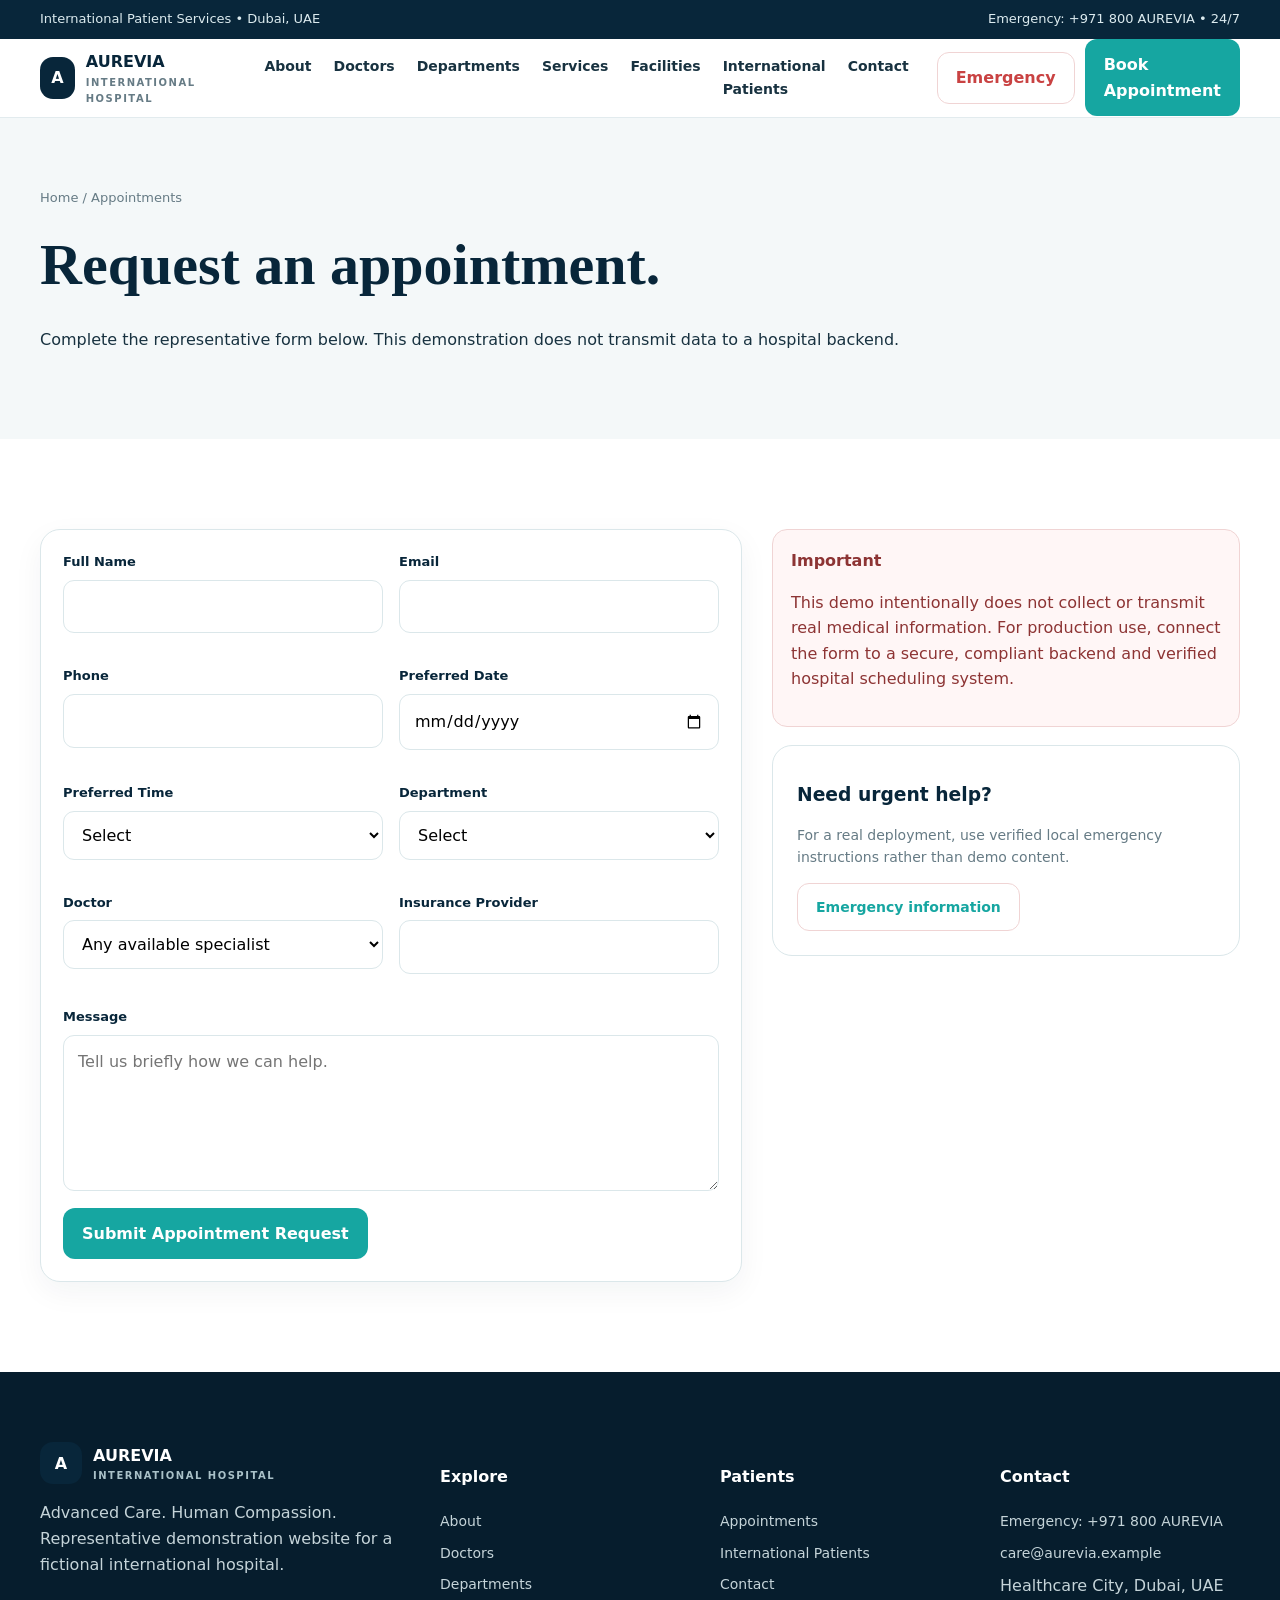
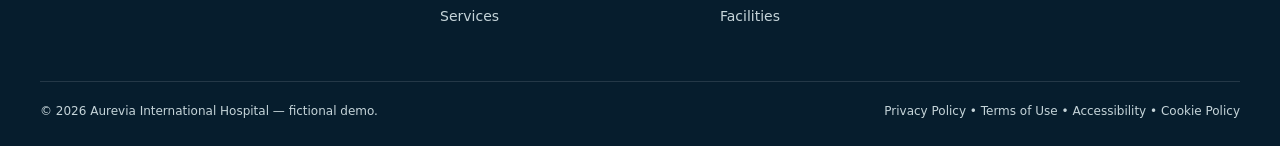
<file: appointment.html>
<!doctype html><html lang="en"><head><meta charset="utf-8"><meta name="viewport" content="width=device-width,initial-scale=1"><meta name="description" content="Aurevia International Hospital — premium patient-centered healthcare in Dubai. Fictional demonstration website."><meta name="robots" content="index,follow"><meta property="og:title" content="Aurevia International Hospital"><meta property="og:description" content="Advanced Care. Human Compassion."><link rel="canonical" href="https://example.com/aurevia/"><title>Book an Appointment | Aurevia International Hospital</title><link rel="stylesheet" href="css/style.css"><link rel="stylesheet" href="css/responsive.css"><link rel="stylesheet" href="css/components.css"></head><body><div class="topbar"><div class="container"><span>International Patient Services • Dubai, UAE</span><span>Emergency: +971 800 AUREVIA • 24/7</span></div></div><header class="header"><div class="container nav"><button class="menu" aria-label="Open navigation">☰</button><a class="brand" href="index.html"><span class="brand-mark">A</span><span>AUREVIA <small>INTERNATIONAL HOSPITAL</small></span></a><nav class="navlinks" aria-label="Main navigation"><a href="about.html">About</a><a href="doctors.html">Doctors</a><a href="departments.html">Departments</a><a href="services.html">Services</a><a href="facilities.html">Facilities</a><a href="international-patients.html">International Patients</a><a href="contact.html">Contact</a></nav><div class="nav-actions"><a class="btn btn-emergency" href="tel:+9718002837482">Emergency</a><a class="btn btn-primary" href="appointment.html">Book Appointment</a></div></div></header>
<main><section class="page-hero"><div class="container"><div class="breadcrumbs">Home / Appointments</div><h1>Request an appointment.</h1><p>Complete the representative form below. This demonstration does not transmit data to a hospital backend.</p></div></section><section class="section"><div class="container booking"><div class="form-card"><form id="appointmentForm"><div class="form-grid"><div class="field"><label for="name">Full Name</label><input id="name" required></div><div class="field"><label for="email">Email</label><input id="email" type="email" required></div><div class="field"><label for="phone">Phone</label><input id="phone" required></div><div class="field"><label for="date">Preferred Date</label><input id="date" type="date" required></div><div class="field"><label>Preferred Time</label><select required><option value="">Select</option><option>09:00</option><option>11:00</option><option>14:00</option><option>16:00</option></select></div><div class="field"><label>Department</label><select required><option value="">Select</option><option>Cardiology</option><option>Neurology</option><option>Orthopedics</option><option>Oncology</option><option>Pediatrics</option></select></div><div class="field"><label>Doctor</label><select><option>Any available specialist</option><option>Dr. Amelia Rahman</option><option>Dr. Omar Al-Khatib</option><option>Dr. Sofia Bennett</option></select></div><div class="field"><label>Insurance Provider</label><input></div><div class="field full"><label>Message</label><textarea rows="5" placeholder="Tell us briefly how we can help."></textarea></div></div><button class="btn btn-primary" type="submit">Submit Appointment Request</button></form><div class="success"><h2>Request prepared successfully.</h2><p>This is a frontend demonstration. No appointment has been sent or booked with a real hospital.</p><a class="btn btn-dark" href="index.html">Return to home</a></div></div><div><div class="notice"><strong>Important</strong><p>This demo intentionally does not collect or transmit real medical information. For production use, connect the form to a secure, compliant backend and verified hospital scheduling system.</p></div><div class="card" style="margin-top:18px"><h3>Need urgent help?</h3><p>For a real deployment, use verified local emergency instructions rather than demo content.</p><a class="btn btn-emergency" href="tel:+9718002837482">Emergency information</a></div></div></div></section></main><footer class="footer"><div class="container"><div class="footer-grid"><div><div class="brand" style="color:#fff"><span class="brand-mark">A</span><span>AUREVIA <small style="color:#a9c1c8">INTERNATIONAL HOSPITAL</small></span></div><p>Advanced Care. Human Compassion.<br>Representative demonstration website for a fictional international hospital.</p></div><div><h4>Explore</h4><a href="about.html">About</a><a href="doctors.html">Doctors</a><a href="departments.html">Departments</a><a href="services.html">Services</a></div><div><h4>Patients</h4><a href="appointment.html">Appointments</a><a href="international-patients.html">International Patients</a><a href="contact.html">Contact</a><a href="facilities.html">Facilities</a></div><div><h4>Contact</h4><a href="tel:+9718002837482">Emergency: +971 800 AUREVIA</a><a href="mailto:care@aurevia.example">care@aurevia.example</a><span>Healthcare City, Dubai, UAE</span></div></div><div class="footer-bottom"><span>© 2026 Aurevia International Hospital — fictional demo.</span><span>Privacy Policy • Terms of Use • Accessibility • Cookie Policy</span></div></div></footer><button class="backtop" aria-label="Back to top">↑</button>
<script defer src="js/main.js"></script><script defer src="js/animations.js"></script><script defer src="js/appointment.js"></script></body></html>
</file>
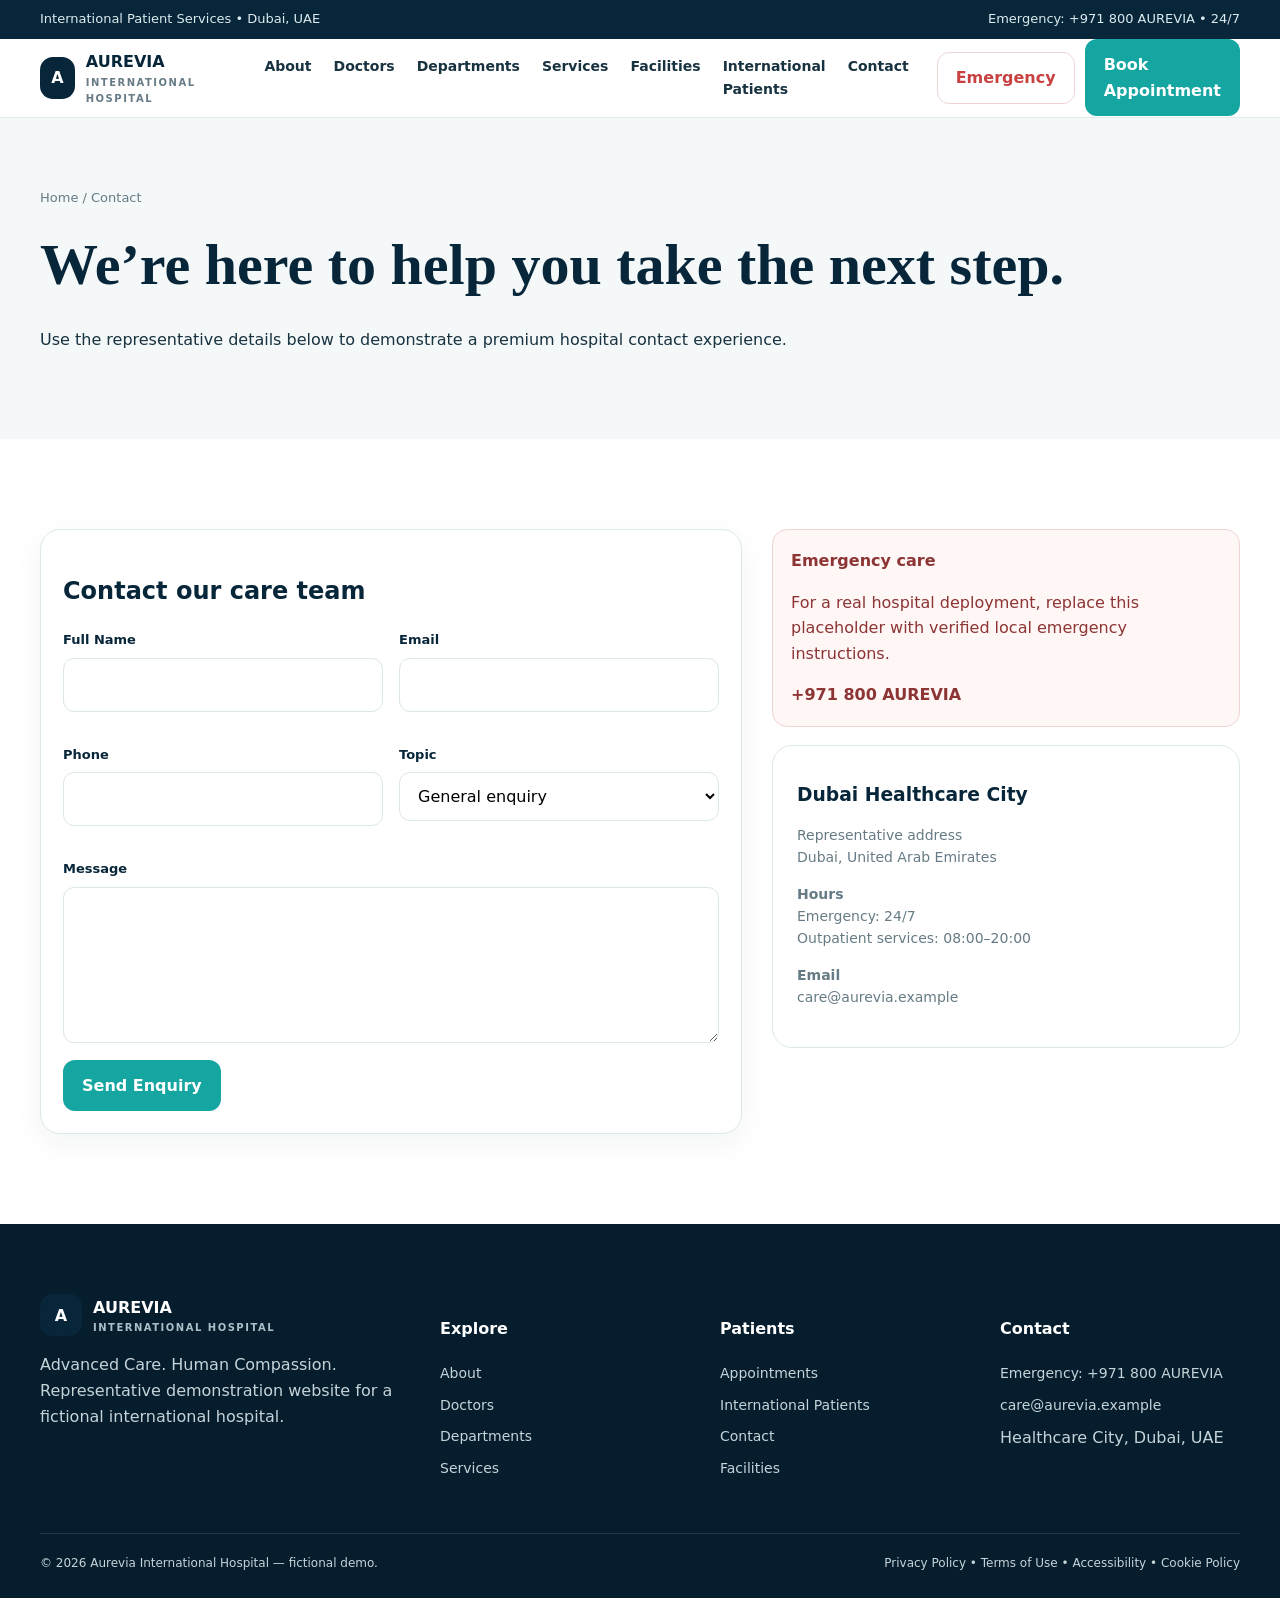
<file: contact.html>
<!doctype html><html lang="en"><head><meta charset="utf-8"><meta name="viewport" content="width=device-width,initial-scale=1"><meta name="description" content="Aurevia International Hospital — premium patient-centered healthcare in Dubai. Fictional demonstration website."><meta name="robots" content="index,follow"><meta property="og:title" content="Aurevia International Hospital"><meta property="og:description" content="Advanced Care. Human Compassion."><link rel="canonical" href="https://example.com/aurevia/"><title>Contact Aurevia | Aurevia International Hospital</title><link rel="stylesheet" href="css/style.css"><link rel="stylesheet" href="css/responsive.css"><link rel="stylesheet" href="css/components.css"></head><body><div class="topbar"><div class="container"><span>International Patient Services • Dubai, UAE</span><span>Emergency: +971 800 AUREVIA • 24/7</span></div></div><header class="header"><div class="container nav"><button class="menu" aria-label="Open navigation">☰</button><a class="brand" href="index.html"><span class="brand-mark">A</span><span>AUREVIA <small>INTERNATIONAL HOSPITAL</small></span></a><nav class="navlinks" aria-label="Main navigation"><a href="about.html">About</a><a href="doctors.html">Doctors</a><a href="departments.html">Departments</a><a href="services.html">Services</a><a href="facilities.html">Facilities</a><a href="international-patients.html">International Patients</a><a href="contact.html">Contact</a></nav><div class="nav-actions"><a class="btn btn-emergency" href="tel:+9718002837482">Emergency</a><a class="btn btn-primary" href="appointment.html">Book Appointment</a></div></div></header>
<main><section class="page-hero"><div class="container"><div class="breadcrumbs">Home / Contact</div><h1>We’re here to help you take the next step.</h1><p>Use the representative details below to demonstrate a premium hospital contact experience.</p></div></section><section class="section"><div class="container booking"><div class="form-card"><h2 style="color:var(--navy)">Contact our care team</h2><form><div class="form-grid"><div class="field"><label>Full Name</label><input required></div><div class="field"><label>Email</label><input type="email" required></div><div class="field"><label>Phone</label><input required></div><div class="field"><label>Topic</label><select><option>General enquiry</option><option>Appointment</option><option>International patients</option><option>Second opinion</option></select></div><div class="field full"><label>Message</label><textarea rows="5" required></textarea></div></div><button class="btn btn-primary" type="submit">Send Enquiry</button></form></div><div><div class="notice"><strong>Emergency care</strong><p>For a real hospital deployment, replace this placeholder with verified local emergency instructions.</p><strong>+971 800 AUREVIA</strong></div><div class="card" style="margin-top:18px"><h3>Dubai Healthcare City</h3><p>Representative address<br>Dubai, United Arab Emirates</p><p><strong>Hours</strong><br>Emergency: 24/7<br>Outpatient services: 08:00–20:00</p><p><strong>Email</strong><br>care@aurevia.example</p></div></div></div></section></main><footer class="footer"><div class="container"><div class="footer-grid"><div><div class="brand" style="color:#fff"><span class="brand-mark">A</span><span>AUREVIA <small style="color:#a9c1c8">INTERNATIONAL HOSPITAL</small></span></div><p>Advanced Care. Human Compassion.<br>Representative demonstration website for a fictional international hospital.</p></div><div><h4>Explore</h4><a href="about.html">About</a><a href="doctors.html">Doctors</a><a href="departments.html">Departments</a><a href="services.html">Services</a></div><div><h4>Patients</h4><a href="appointment.html">Appointments</a><a href="international-patients.html">International Patients</a><a href="contact.html">Contact</a><a href="facilities.html">Facilities</a></div><div><h4>Contact</h4><a href="tel:+9718002837482">Emergency: +971 800 AUREVIA</a><a href="mailto:care@aurevia.example">care@aurevia.example</a><span>Healthcare City, Dubai, UAE</span></div></div><div class="footer-bottom"><span>© 2026 Aurevia International Hospital — fictional demo.</span><span>Privacy Policy • Terms of Use • Accessibility • Cookie Policy</span></div></div></footer><button class="backtop" aria-label="Back to top">↑</button>
<script defer src="js/main.js"></script><script defer src="js/animations.js"></script></body></html>
</file>
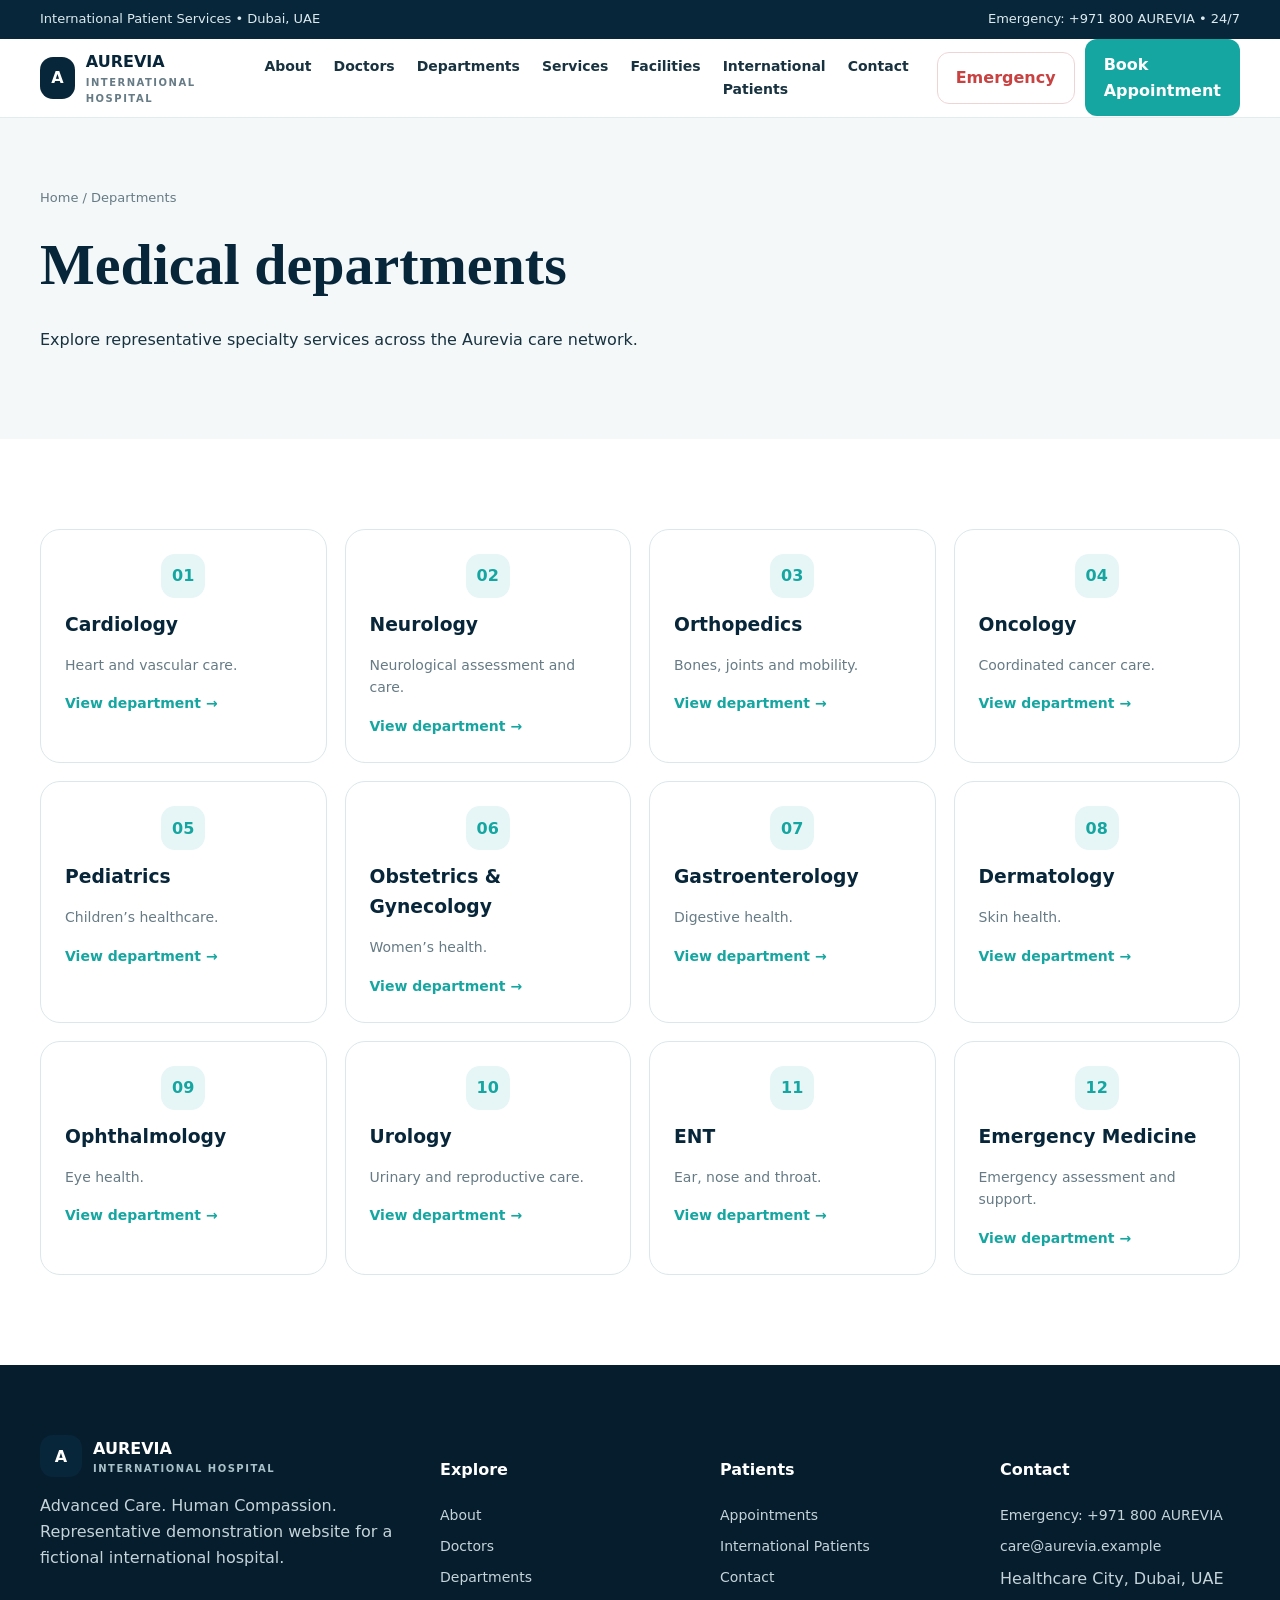
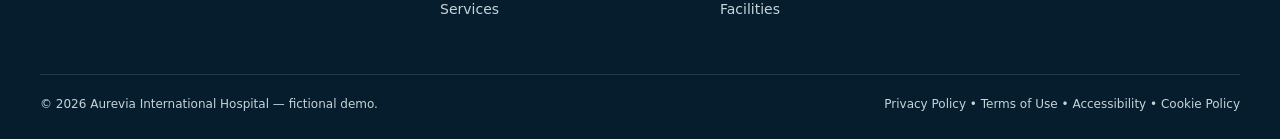
<file: departments.html>
<!doctype html><html lang="en"><head><meta charset="utf-8"><meta name="viewport" content="width=device-width,initial-scale=1"><meta name="description" content="Aurevia International Hospital — premium patient-centered healthcare in Dubai. Fictional demonstration website."><meta name="robots" content="index,follow"><meta property="og:title" content="Aurevia International Hospital"><meta property="og:description" content="Advanced Care. Human Compassion."><link rel="canonical" href="https://example.com/aurevia/"><title>Medical Departments | Aurevia International Hospital</title><link rel="stylesheet" href="css/style.css"><link rel="stylesheet" href="css/responsive.css"><link rel="stylesheet" href="css/components.css"></head><body><div class="topbar"><div class="container"><span>International Patient Services • Dubai, UAE</span><span>Emergency: +971 800 AUREVIA • 24/7</span></div></div><header class="header"><div class="container nav"><button class="menu" aria-label="Open navigation">☰</button><a class="brand" href="index.html"><span class="brand-mark">A</span><span>AUREVIA <small>INTERNATIONAL HOSPITAL</small></span></a><nav class="navlinks" aria-label="Main navigation"><a href="about.html">About</a><a href="doctors.html">Doctors</a><a href="departments.html">Departments</a><a href="services.html">Services</a><a href="facilities.html">Facilities</a><a href="international-patients.html">International Patients</a><a href="contact.html">Contact</a></nav><div class="nav-actions"><a class="btn btn-emergency" href="tel:+9718002837482">Emergency</a><a class="btn btn-primary" href="appointment.html">Book Appointment</a></div></div></header>
<main><section class="page-hero"><div class="container"><div class="breadcrumbs">Home / Departments</div><h1>Medical departments</h1><p>Explore representative specialty services across the Aurevia care network.</p></div></section><section class="section"><div class="container"><div class="cards"><article class="card"><div class="icon">01</div><h3>Cardiology</h3><p>Heart and vascular care.</p><a href="department-details.html">View department →</a></article><article class="card"><div class="icon">02</div><h3>Neurology</h3><p>Neurological assessment and care.</p><a href="department-details.html">View department →</a></article><article class="card"><div class="icon">03</div><h3>Orthopedics</h3><p>Bones, joints and mobility.</p><a href="department-details.html">View department →</a></article><article class="card"><div class="icon">04</div><h3>Oncology</h3><p>Coordinated cancer care.</p><a href="department-details.html">View department →</a></article><article class="card"><div class="icon">05</div><h3>Pediatrics</h3><p>Children’s healthcare.</p><a href="department-details.html">View department →</a></article><article class="card"><div class="icon">06</div><h3>Obstetrics & Gynecology</h3><p>Women’s health.</p><a href="department-details.html">View department →</a></article><article class="card"><div class="icon">07</div><h3>Gastroenterology</h3><p>Digestive health.</p><a href="department-details.html">View department →</a></article><article class="card"><div class="icon">08</div><h3>Dermatology</h3><p>Skin health.</p><a href="department-details.html">View department →</a></article><article class="card"><div class="icon">09</div><h3>Ophthalmology</h3><p>Eye health.</p><a href="department-details.html">View department →</a></article><article class="card"><div class="icon">10</div><h3>Urology</h3><p>Urinary and reproductive care.</p><a href="department-details.html">View department →</a></article><article class="card"><div class="icon">11</div><h3>ENT</h3><p>Ear, nose and throat.</p><a href="department-details.html">View department →</a></article><article class="card"><div class="icon">12</div><h3>Emergency Medicine</h3><p>Emergency assessment and support.</p><a href="department-details.html">View department →</a></article></div></div></section></main><footer class="footer"><div class="container"><div class="footer-grid"><div><div class="brand" style="color:#fff"><span class="brand-mark">A</span><span>AUREVIA <small style="color:#a9c1c8">INTERNATIONAL HOSPITAL</small></span></div><p>Advanced Care. Human Compassion.<br>Representative demonstration website for a fictional international hospital.</p></div><div><h4>Explore</h4><a href="about.html">About</a><a href="doctors.html">Doctors</a><a href="departments.html">Departments</a><a href="services.html">Services</a></div><div><h4>Patients</h4><a href="appointment.html">Appointments</a><a href="international-patients.html">International Patients</a><a href="contact.html">Contact</a><a href="facilities.html">Facilities</a></div><div><h4>Contact</h4><a href="tel:+9718002837482">Emergency: +971 800 AUREVIA</a><a href="mailto:care@aurevia.example">care@aurevia.example</a><span>Healthcare City, Dubai, UAE</span></div></div><div class="footer-bottom"><span>© 2026 Aurevia International Hospital — fictional demo.</span><span>Privacy Policy • Terms of Use • Accessibility • Cookie Policy</span></div></div></footer><button class="backtop" aria-label="Back to top">↑</button>
<script defer src="js/main.js"></script><script defer src="js/animations.js"></script></body></html>
</file>
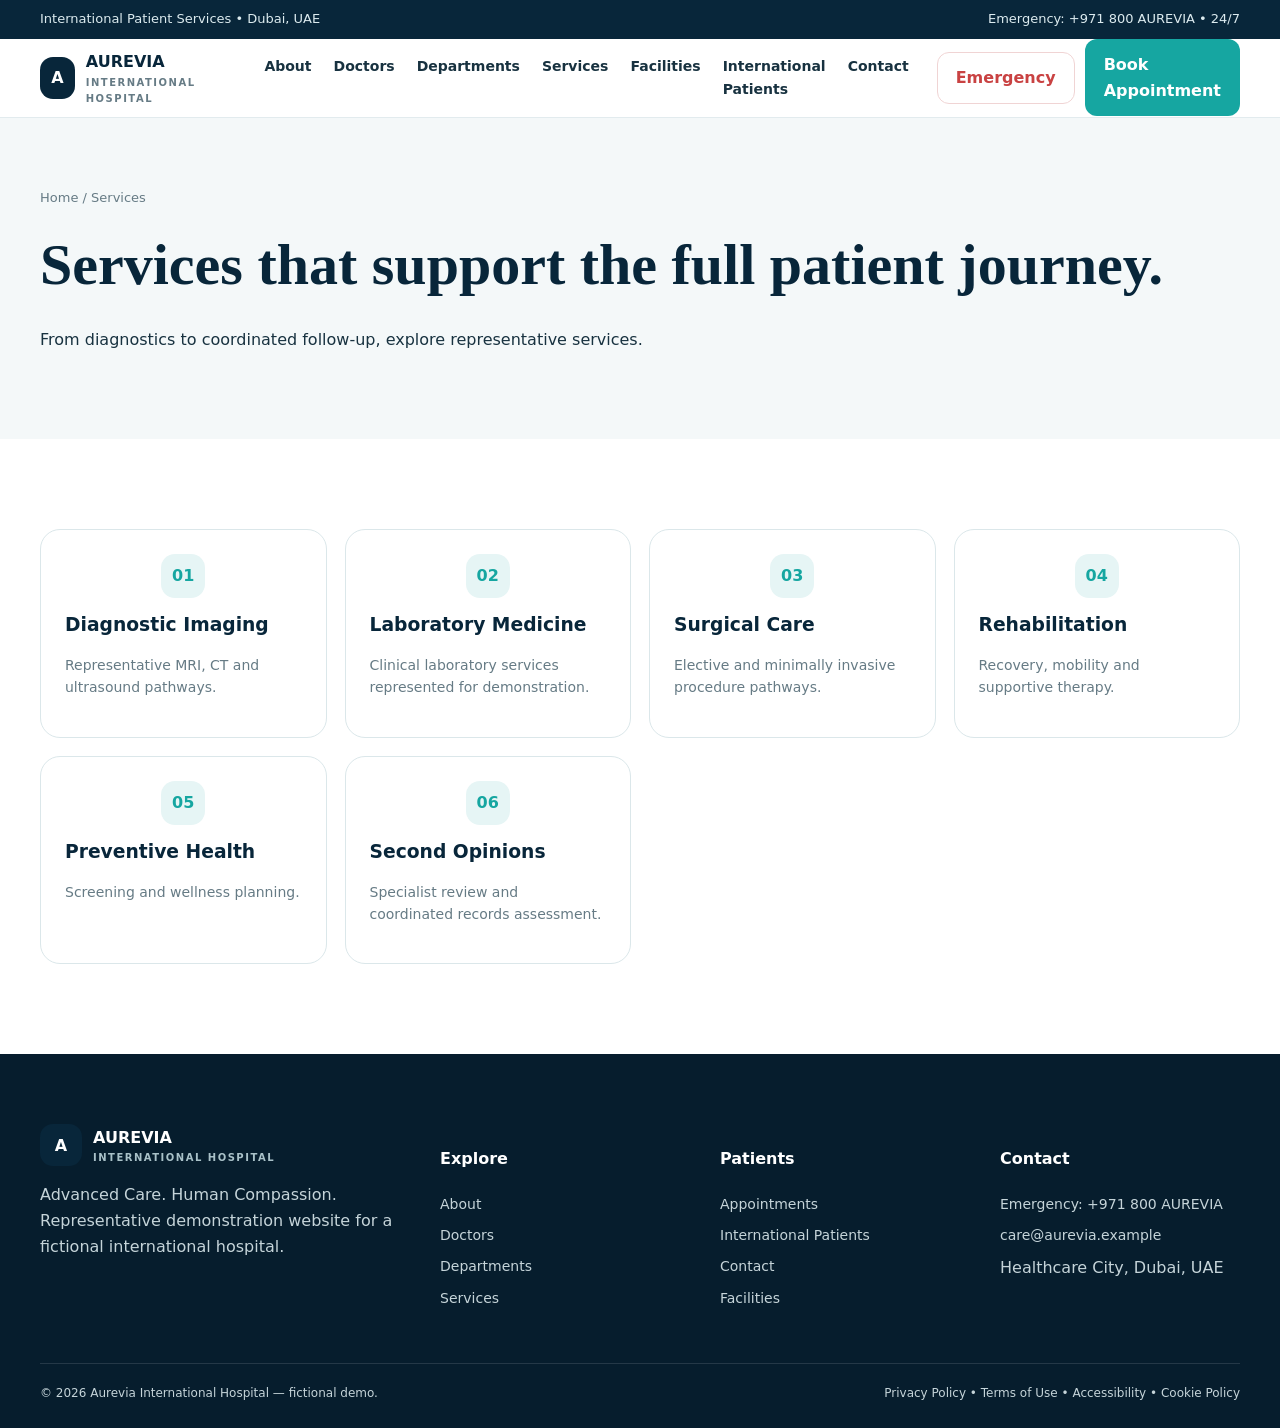
<file: services.html>
<!doctype html><html lang="en"><head><meta charset="utf-8"><meta name="viewport" content="width=device-width,initial-scale=1"><meta name="description" content="Aurevia International Hospital — premium patient-centered healthcare in Dubai. Fictional demonstration website."><meta name="robots" content="index,follow"><meta property="og:title" content="Aurevia International Hospital"><meta property="og:description" content="Advanced Care. Human Compassion."><link rel="canonical" href="https://example.com/aurevia/"><title>Clinical Services | Aurevia International Hospital</title><link rel="stylesheet" href="css/style.css"><link rel="stylesheet" href="css/responsive.css"><link rel="stylesheet" href="css/components.css"></head><body><div class="topbar"><div class="container"><span>International Patient Services • Dubai, UAE</span><span>Emergency: +971 800 AUREVIA • 24/7</span></div></div><header class="header"><div class="container nav"><button class="menu" aria-label="Open navigation">☰</button><a class="brand" href="index.html"><span class="brand-mark">A</span><span>AUREVIA <small>INTERNATIONAL HOSPITAL</small></span></a><nav class="navlinks" aria-label="Main navigation"><a href="about.html">About</a><a href="doctors.html">Doctors</a><a href="departments.html">Departments</a><a href="services.html">Services</a><a href="facilities.html">Facilities</a><a href="international-patients.html">International Patients</a><a href="contact.html">Contact</a></nav><div class="nav-actions"><a class="btn btn-emergency" href="tel:+9718002837482">Emergency</a><a class="btn btn-primary" href="appointment.html">Book Appointment</a></div></div></header>
<main><section class="page-hero"><div class="container"><div class="breadcrumbs">Home / Services</div><h1>Services that support the full patient journey.</h1><p>From diagnostics to coordinated follow-up, explore representative services.</p></div></section><section class="section"><div class="container"><div class="cards"><article class="card"><div class="icon">01</div><h3>Diagnostic Imaging</h3><p>Representative MRI, CT and ultrasound pathways.</p></article><article class="card"><div class="icon">02</div><h3>Laboratory Medicine</h3><p>Clinical laboratory services represented for demonstration.</p></article><article class="card"><div class="icon">03</div><h3>Surgical Care</h3><p>Elective and minimally invasive procedure pathways.</p></article><article class="card"><div class="icon">04</div><h3>Rehabilitation</h3><p>Recovery, mobility and supportive therapy.</p></article><article class="card"><div class="icon">05</div><h3>Preventive Health</h3><p>Screening and wellness planning.</p></article><article class="card"><div class="icon">06</div><h3>Second Opinions</h3><p>Specialist review and coordinated records assessment.</p></article></div></div></section></main><footer class="footer"><div class="container"><div class="footer-grid"><div><div class="brand" style="color:#fff"><span class="brand-mark">A</span><span>AUREVIA <small style="color:#a9c1c8">INTERNATIONAL HOSPITAL</small></span></div><p>Advanced Care. Human Compassion.<br>Representative demonstration website for a fictional international hospital.</p></div><div><h4>Explore</h4><a href="about.html">About</a><a href="doctors.html">Doctors</a><a href="departments.html">Departments</a><a href="services.html">Services</a></div><div><h4>Patients</h4><a href="appointment.html">Appointments</a><a href="international-patients.html">International Patients</a><a href="contact.html">Contact</a><a href="facilities.html">Facilities</a></div><div><h4>Contact</h4><a href="tel:+9718002837482">Emergency: +971 800 AUREVIA</a><a href="mailto:care@aurevia.example">care@aurevia.example</a><span>Healthcare City, Dubai, UAE</span></div></div><div class="footer-bottom"><span>© 2026 Aurevia International Hospital — fictional demo.</span><span>Privacy Policy • Terms of Use • Accessibility • Cookie Policy</span></div></div></footer><button class="backtop" aria-label="Back to top">↑</button>
<script defer src="js/main.js"></script><script defer src="js/animations.js"></script></body></html>
</file>
<file: css/style.css>
:root{--navy:#08263a;--blue:#0b5675;--teal:#16a6a1;--ink:#183240;--muted:#667b85;--bg:#f4f8f9;--white:#fff;--line:#dbe7ea;--red:#c94242;--shadow:0 18px 50px rgba(8,38,58,.10);--radius:22px;--max:1200px}*{box-sizing:border-box}html{scroll-behavior:smooth}body{margin:0;font-family:Inter,system-ui,-apple-system,BlinkMacSystemFont,"Segoe UI",sans-serif;color:var(--ink);background:var(--white);line-height:1.6}img{max-width:100%;display:block}a{text-decoration:none;color:inherit}button,input,select,textarea{font:inherit}.container{width:min(calc(100% - 40px),var(--max));margin:auto}.topbar{background:var(--navy);color:#dcebef;font-size:13px}.topbar .container{display:flex;justify-content:space-between;padding:9px 0}.header{position:sticky;top:0;z-index:50;background:rgba(255,255,255,.94);backdrop-filter:blur(16px);border-bottom:1px solid rgba(219,231,234,.8)}.nav{height:78px;display:flex;align-items:center;gap:28px}.brand{display:flex;align-items:center;gap:11px;font-weight:800;color:var(--navy);margin-right:auto}.brand-mark{width:42px;height:42px;border-radius:13px;background:var(--navy);color:#fff;display:grid;place-items:center;font-weight:900}.brand small{display:block;color:var(--muted);font-size:10px;letter-spacing:1.5px}.navlinks{display:flex;gap:22px;font-size:14px;font-weight:650}.navlinks a:hover,.navlinks a.active{color:var(--teal)}.nav-actions{display:flex;gap:10px;align-items:center}.btn{display:inline-flex;align-items:center;justify-content:center;gap:9px;border:1px solid transparent;border-radius:12px;padding:12px 18px;font-weight:750;cursor:pointer;transition:.25s}.btn-primary{background:var(--teal);color:#fff}.btn-primary:hover{transform:translateY(-2px);box-shadow:0 10px 25px rgba(22,166,161,.25)}.btn-dark{background:var(--navy);color:#fff}.btn-outline{border-color:var(--line);background:#fff}.btn-emergency{color:var(--red);border-color:#f0d4d4;background:#fff}.menu{display:none;border:0;background:none;font-size:26px}.hero{background:var(--bg);padding:34px 0 70px}.hero-grid{display:grid;grid-template-columns:1.05fr .95fr;gap:54px;align-items:center}.eyebrow{font-size:12px;letter-spacing:2px;text-transform:uppercase;color:var(--teal);font-weight:850}.hero h1{font-family:Georgia,serif;font-size:clamp(48px,6vw,76px);line-height:1.02;letter-spacing:-2px;color:var(--navy);margin:16px 0 22px}.hero p{font-size:18px;color:var(--muted);max-width:610px}.hero-actions{display:flex;gap:12px;flex-wrap:wrap;margin:28px 0}.trust-row{display:flex;gap:25px;flex-wrap:wrap;margin-top:25px}.trust-item strong{display:block;color:var(--navy);font-size:18px}.trust-item span{font-size:12px;color:var(--muted)}.hero-media{position:relative;border-radius:32px;overflow:hidden;box-shadow:var(--shadow);min-height:560px}.hero-media img{width:100%;height:100%;object-fit:cover}.media-note{position:absolute;left:22px;bottom:22px;background:rgba(255,255,255,.92);padding:15px 18px;border-radius:16px;max-width:260px}.section{padding:90px 0}.section-soft{background:var(--bg)}.section-head{display:flex;justify-content:space-between;gap:30px;align-items:end;margin-bottom:36px}.section-head h2{font-family:Georgia,serif;font-size:42px;line-height:1.1;color:var(--navy);margin:8px 0}.section-head p{max-width:560px;color:var(--muted)}.quick-grid{display:grid;grid-template-columns:repeat(6,1fr);gap:12px}.quick{padding:22px 15px;border:1px solid var(--line);border-radius:18px;background:#fff;text-align:center;transition:.25s}.quick:hover{transform:translateY(-5px);box-shadow:var(--shadow)}.icon{width:44px;height:44px;border-radius:14px;background:#e6f5f5;color:var(--teal);display:grid;place-items:center;margin:0 auto 12px;font-weight:900}.stats{display:grid;grid-template-columns:repeat(5,1fr);gap:1px;background:var(--line);border:1px solid var(--line);border-radius:22px;overflow:hidden}.stat{background:#fff;padding:30px;text-align:center}.stat strong{font-size:36px;color:var(--navy);display:block}.stat span{font-size:13px;color:var(--muted)}.cards{display:grid;grid-template-columns:repeat(4,1fr);gap:18px}.card{background:#fff;border:1px solid var(--line);border-radius:20px;padding:24px;transition:.25s}.card:hover{transform:translateY(-5px);box-shadow:var(--shadow)}.card h3{margin:10px 0 7px;color:var(--navy)}.card p{color:var(--muted);font-size:14px}.card a{color:var(--teal);font-weight:750;font-size:14px}.doctor-card{padding:0;overflow:hidden}.doctor-card img{height:270px;width:100%;object-fit:cover}.doctor-info{padding:20px}.doctor-info .role{font-size:12px;color:var(--teal);font-weight:800}.split{display:grid;grid-template-columns:1fr 1fr;gap:60px;align-items:center}.split-img{border-radius:28px;overflow:hidden;box-shadow:var(--shadow)}.split-img img{width:100%;height:520px;object-fit:cover}.feature-list{display:grid;grid-template-columns:1fr 1fr;gap:16px;margin-top:28px}.feature{padding:18px;border:1px solid var(--line);border-radius:16px}.feature strong{color:var(--navy)}.journey{display:grid;grid-template-columns:repeat(5,1fr);gap:0}.step{position:relative;padding:20px}.step:not(:last-child):after{content:"";position:absolute;top:42px;right:0;width:100%;height:1px;background:var(--line);z-index:0}.step-num,.step h3,.step p{position:relative;z-index:1}.step-num{width:50px;height:50px;background:var(--navy);color:#fff;border-radius:50%;display:grid;place-items:center;font-weight:800}.gallery{display:grid;grid-template-columns:1.3fr .7fr .7fr;grid-template-rows:260px 260px;gap:14px}.gallery img{width:100%;height:100%;object-fit:cover;border-radius:18px}.gallery img:first-child{grid-row:span 2}.testimonial{background:var(--navy);color:#fff;border-radius:28px;padding:40px}.testimonial p{font-family:Georgia,serif;font-size:25px}.testimonial small{color:#b7ccd3}.faq{max-width:850px;margin:auto}.faq-item{border-bottom:1px solid var(--line)}.faq-q{width:100%;background:none;border:0;padding:20px 0;text-align:left;display:flex;justify-content:space-between;font-weight:750;color:var(--navy);cursor:pointer}.faq-a{display:none;color:var(--muted);padding:0 0 20px}.faq-item.open .faq-a{display:block}.cta{background:var(--navy);color:#fff;border-radius:30px;padding:55px}.cta h2{font-family:Georgia,serif;font-size:44px;margin:0 0 12px}.cta p{color:#c4d5da}.footer{background:#061d2d;color:#c5d4d9;padding:70px 0 25px}.footer-grid{display:grid;grid-template-columns:1.5fr repeat(3,1fr);gap:40px}.footer h4{color:#fff}.footer a{display:block;margin:9px 0;font-size:14px}.footer-bottom{border-top:1px solid rgba(255,255,255,.12);margin-top:45px;padding-top:20px;font-size:12px;display:flex;justify-content:space-between}.page-hero{background:var(--bg);padding:70px 0}.page-hero h1{font-family:Georgia,serif;font-size:58px;color:var(--navy);margin:10px 0}.breadcrumbs{font-size:13px;color:var(--muted)}.filterbar,.form-card{background:#fff;border:1px solid var(--line);border-radius:20px;padding:22px;box-shadow:0 10px 30px rgba(8,38,58,.05)}.filterbar{display:flex;gap:12px;margin-bottom:30px}.field{display:flex;flex-direction:column;gap:7px;margin-bottom:17px}.field label{font-size:13px;font-weight:750;color:var(--navy)}.field input,.field select,.field textarea{width:100%;padding:13px 14px;border:1px solid var(--line);border-radius:11px;outline:none;background:#fff}.field input:focus,.field select:focus,.field textarea:focus{border-color:var(--teal);box-shadow:0 0 0 3px rgba(22,166,161,.12)}.form-grid{display:grid;grid-template-columns:1fr 1fr;gap:16px}.full{grid-column:1/-1}.booking{display:grid;grid-template-columns:1.2fr .8fr;gap:30px}.notice{padding:18px;border-radius:15px;background:#fff6f6;border:1px solid #f0d4d4;color:#8d3434}.success{display:none;padding:25px;border-radius:18px;background:#e9f8f6;color:#075f5b}.backtop{position:fixed;right:20px;bottom:20px;width:46px;height:46px;border:0;border-radius:50%;background:var(--navy);color:#fff;display:none;z-index:40}.reveal{opacity:0;transform:translateY(18px);transition:.7s}.reveal.visible{opacity:1;transform:none}.hidden{display:none!important}@media(max-width:1050px){.navlinks{display:none}.menu{display:block}.quick-grid{grid-template-columns:repeat(3,1fr)}.cards{grid-template-columns:repeat(2,1fr)}.stats{grid-template-columns:repeat(3,1fr)}.hero-grid,.split,.booking{grid-template-columns:1fr}.hero-media{min-height:430px}.footer-grid{grid-template-columns:2fr 1fr 1fr}.journey{grid-template-columns:1fr}.step:not(:last-child):after{display:none}}@media(max-width:640px){.container{width:min(calc(100% - 28px),var(--max))}.topbar .container{font-size:11px}.topbar .container span:last-child{display:none}.nav{height:68px}.nav-actions .btn-emergency{display:none}.brand{font-size:14px}.brand-mark{width:37px;height:37px}.section{padding:65px 0}.hero{padding:25px 0 55px}.hero h1{font-size:46px;letter-spacing:-1.5px}.hero p{font-size:16px}.hero-media{min-height:360px;border-radius:22px}.section-head{display:block}.section-head h2{font-size:34px}.quick-grid,.cards,.stats,.feature-list,.form-grid,.footer-grid{grid-template-columns:1fr}.stats{gap:1px}.stat{padding:23px}.gallery{grid-template-columns:1fr 1fr;grid-template-rows:190px 190px}.gallery img:first-child{grid-column:span 2;grid-row:auto}.cta{padding:32px 24px}.cta h2{font-size:34px}.page-hero h1{font-size:44px}.filterbar{flex-direction:column}.footer-bottom{display:block}.footer-bottom span{display:block;margin-top:8px}}
</file>
<file: css/responsive.css>
/* Responsive refinements are maintained in style.css; this file is reserved for project-specific breakpoint overrides. */
</file>
<file: css/components.css>
/* Reusable component layer. Core components are defined in style.css for this static deployment. */
</file>
